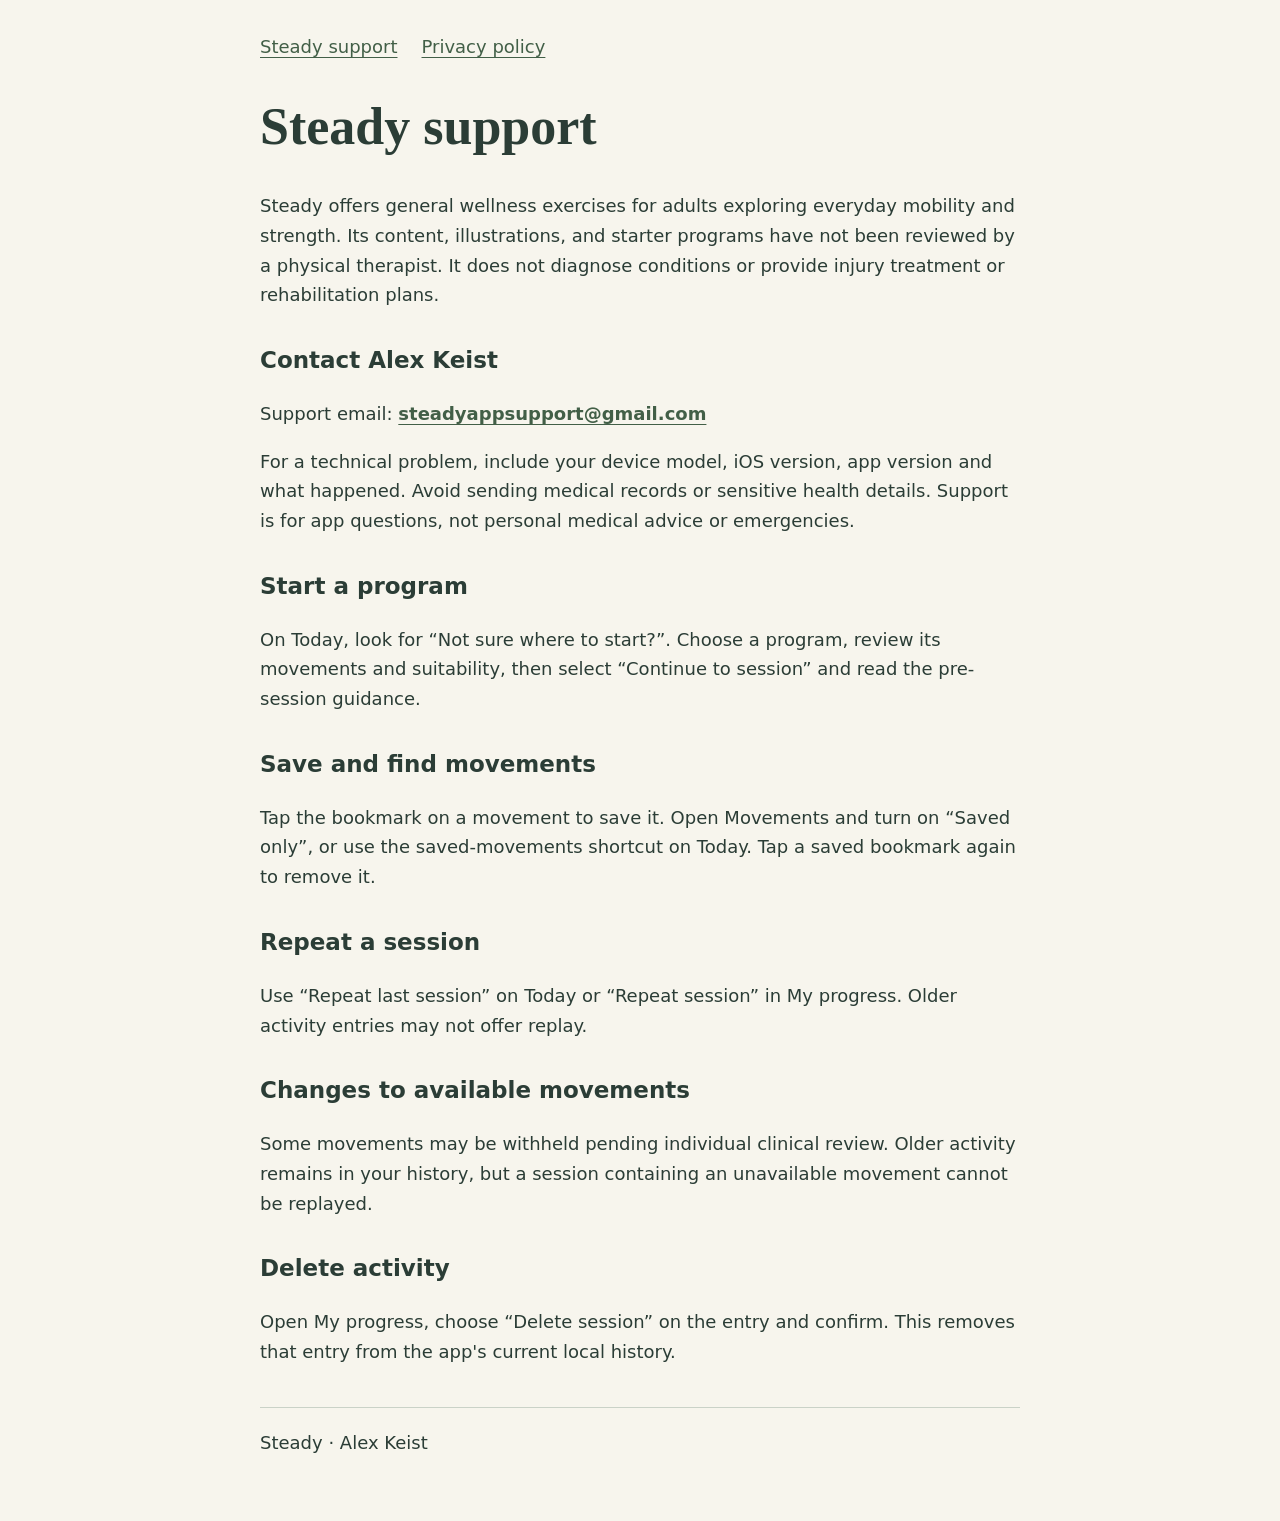
<file: index.html>
<!doctype html><html lang="en"><head><meta charset="utf-8"><meta name="viewport" content="width=device-width,initial-scale=1"><title>Steady support — Steady</title><link rel="stylesheet" href="style.css"></head><body><main><nav aria-label="Main"><a href="index.html">Steady support</a><a href="privacy.html">Privacy policy</a></nav><h1>Steady support</h1><p>Steady offers general wellness exercises for adults exploring everyday mobility and strength. Its content, illustrations, and starter programs have not been reviewed by a physical therapist. It does not diagnose conditions or provide injury treatment or rehabilitation plans.</p><h2>Contact Alex Keist</h2><p>Support email: <strong><a href="mailto:steadyappsupport@gmail.com?subject=Steady%20Support">steadyappsupport@gmail.com</a></strong></p><p>For a technical problem, include your device model, iOS version, app version and what happened. Avoid sending medical records or sensitive health details. Support is for app questions, not personal medical advice or emergencies.</p><h2>Start a program</h2><p>On Today, look for “Not sure where to start?”. Choose a program, review its movements and suitability, then select “Continue to session” and read the pre-session guidance.</p><h2>Save and find movements</h2><p>Tap the bookmark on a movement to save it. Open Movements and turn on “Saved only”, or use the saved-movements shortcut on Today. Tap a saved bookmark again to remove it.</p><h2>Repeat a session</h2><p>Use “Repeat last session” on Today or “Repeat session” in My progress. Older activity entries may not offer replay.</p><h2>Changes to available movements</h2><p>Some movements may be withheld pending individual clinical review. Older activity remains in your history, but a session containing an unavailable movement cannot be replayed.</p><h2>Delete activity</h2><p>Open My progress, choose “Delete session” on the entry and confirm. This removes that entry from the app's current local history.</p><footer>Steady · Alex Keist</footer></main></body></html>
</file>
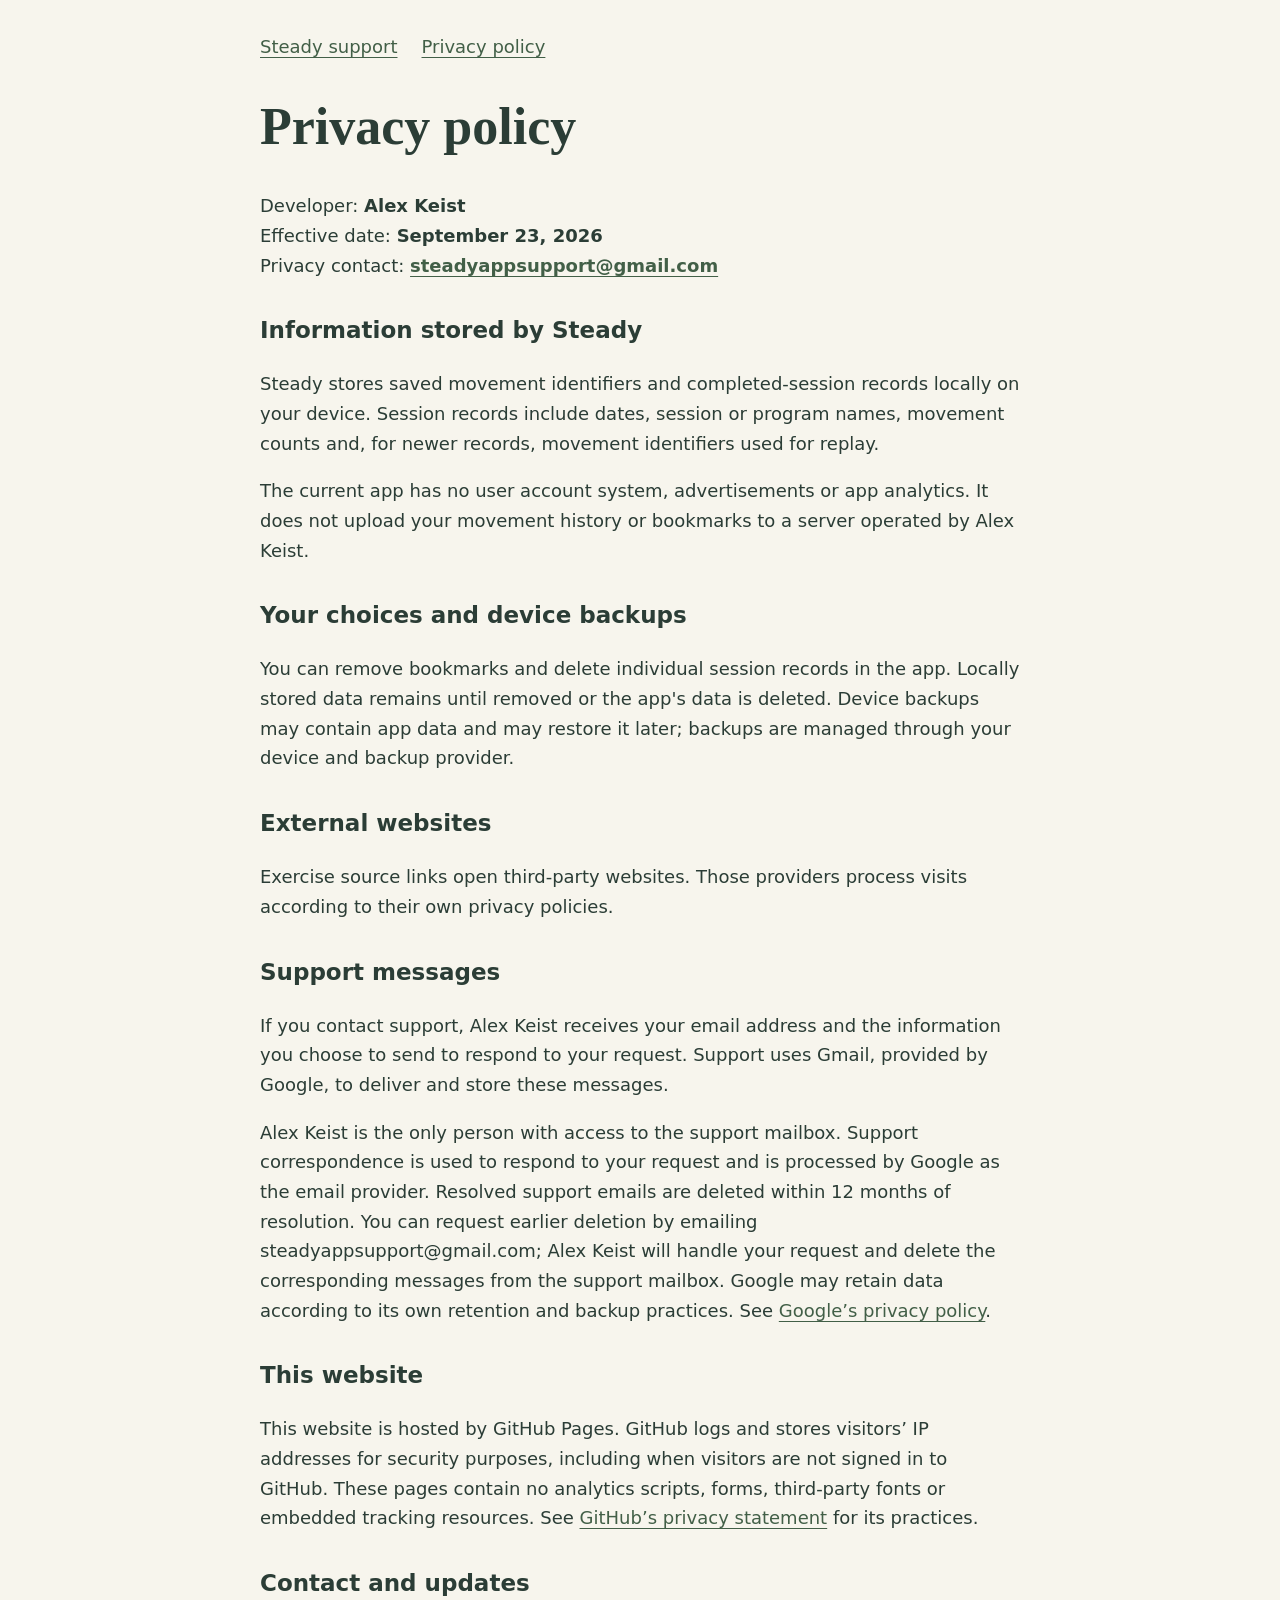
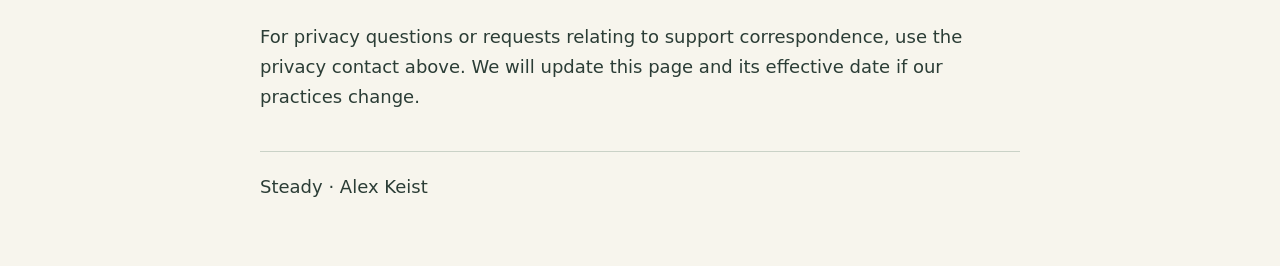
<file: privacy.html>
<!doctype html><html lang="en"><head><meta charset="utf-8"><meta name="viewport" content="width=device-width,initial-scale=1"><title>Privacy policy — Steady</title><link rel="stylesheet" href="style.css"></head><body><main><nav aria-label="Main"><a href="index.html">Steady support</a><a href="privacy.html">Privacy policy</a></nav><h1>Privacy policy</h1><p>Developer: <strong>Alex Keist</strong><br>Effective date: <strong>September 23, 2026</strong><br>Privacy contact: <strong><a href="mailto:steadyappsupport@gmail.com?subject=Steady%20Privacy">steadyappsupport@gmail.com</a></strong></p><h2>Information stored by Steady</h2><p>Steady stores saved movement identifiers and completed-session records locally on your device. Session records include dates, session or program names, movement counts and, for newer records, movement identifiers used for replay.</p><p>The current app has no user account system, advertisements or app analytics. It does not upload your movement history or bookmarks to a server operated by Alex Keist.</p><h2>Your choices and device backups</h2><p>You can remove bookmarks and delete individual session records in the app. Locally stored data remains until removed or the app's data is deleted. Device backups may contain app data and may restore it later; backups are managed through your device and backup provider.</p><h2>External websites</h2><p>Exercise source links open third-party websites. Those providers process visits according to their own privacy policies.</p><h2>Support messages</h2><p>If you contact support, Alex Keist receives your email address and the information you choose to send to respond to your request. Support uses Gmail, provided by Google, to deliver and store these messages.</p><p>Alex Keist is the only person with access to the support mailbox. Support correspondence is used to respond to your request and is processed by Google as the email provider. Resolved support emails are deleted within 12 months of resolution. You can request earlier deletion by emailing steadyappsupport@gmail.com; Alex Keist will handle your request and delete the corresponding messages from the support mailbox. Google may retain data according to its own retention and backup practices. See <a href="https://policies.google.com/privacy">Google’s privacy policy</a>.</p><h2>This website</h2><p>This website is hosted by GitHub Pages. GitHub logs and stores visitors’ IP addresses for security purposes, including when visitors are not signed in to GitHub. These pages contain no analytics scripts, forms, third-party fonts or embedded tracking resources. See <a href="https://docs.github.com/en/site-policy/privacy-policies/github-general-privacy-statement">GitHub’s privacy statement</a> for its practices.</p><h2>Contact and updates</h2><p>For privacy questions or requests relating to support correspondence, use the privacy contact above. We will update this page and its effective date if our practices change.</p><footer>Steady · Alex Keist</footer></main></body></html>
</file>
<file: style.css>
body{margin:0;background:#f7f5ed;color:#2b3d36;font:18px/1.65 system-ui,sans-serif}main{max-width:760px;margin:auto;padding:32px 24px 64px}nav{display:flex;gap:24px;flex-wrap:wrap}a{color:#425f47;text-underline-offset:4px}h1{font-family:Georgia,serif;font-size:clamp(36px,7vw,52px);line-height:1.15}h2{font-size:23px;margin-top:32px}.draft{padding:16px;background:#eee0c3;border-radius:12px}footer{margin-top:40px;border-top:1px solid #cad2c7;padding-top:20px}a:focus-visible{outline:3px solid #425f47;outline-offset:5px}
</file>
